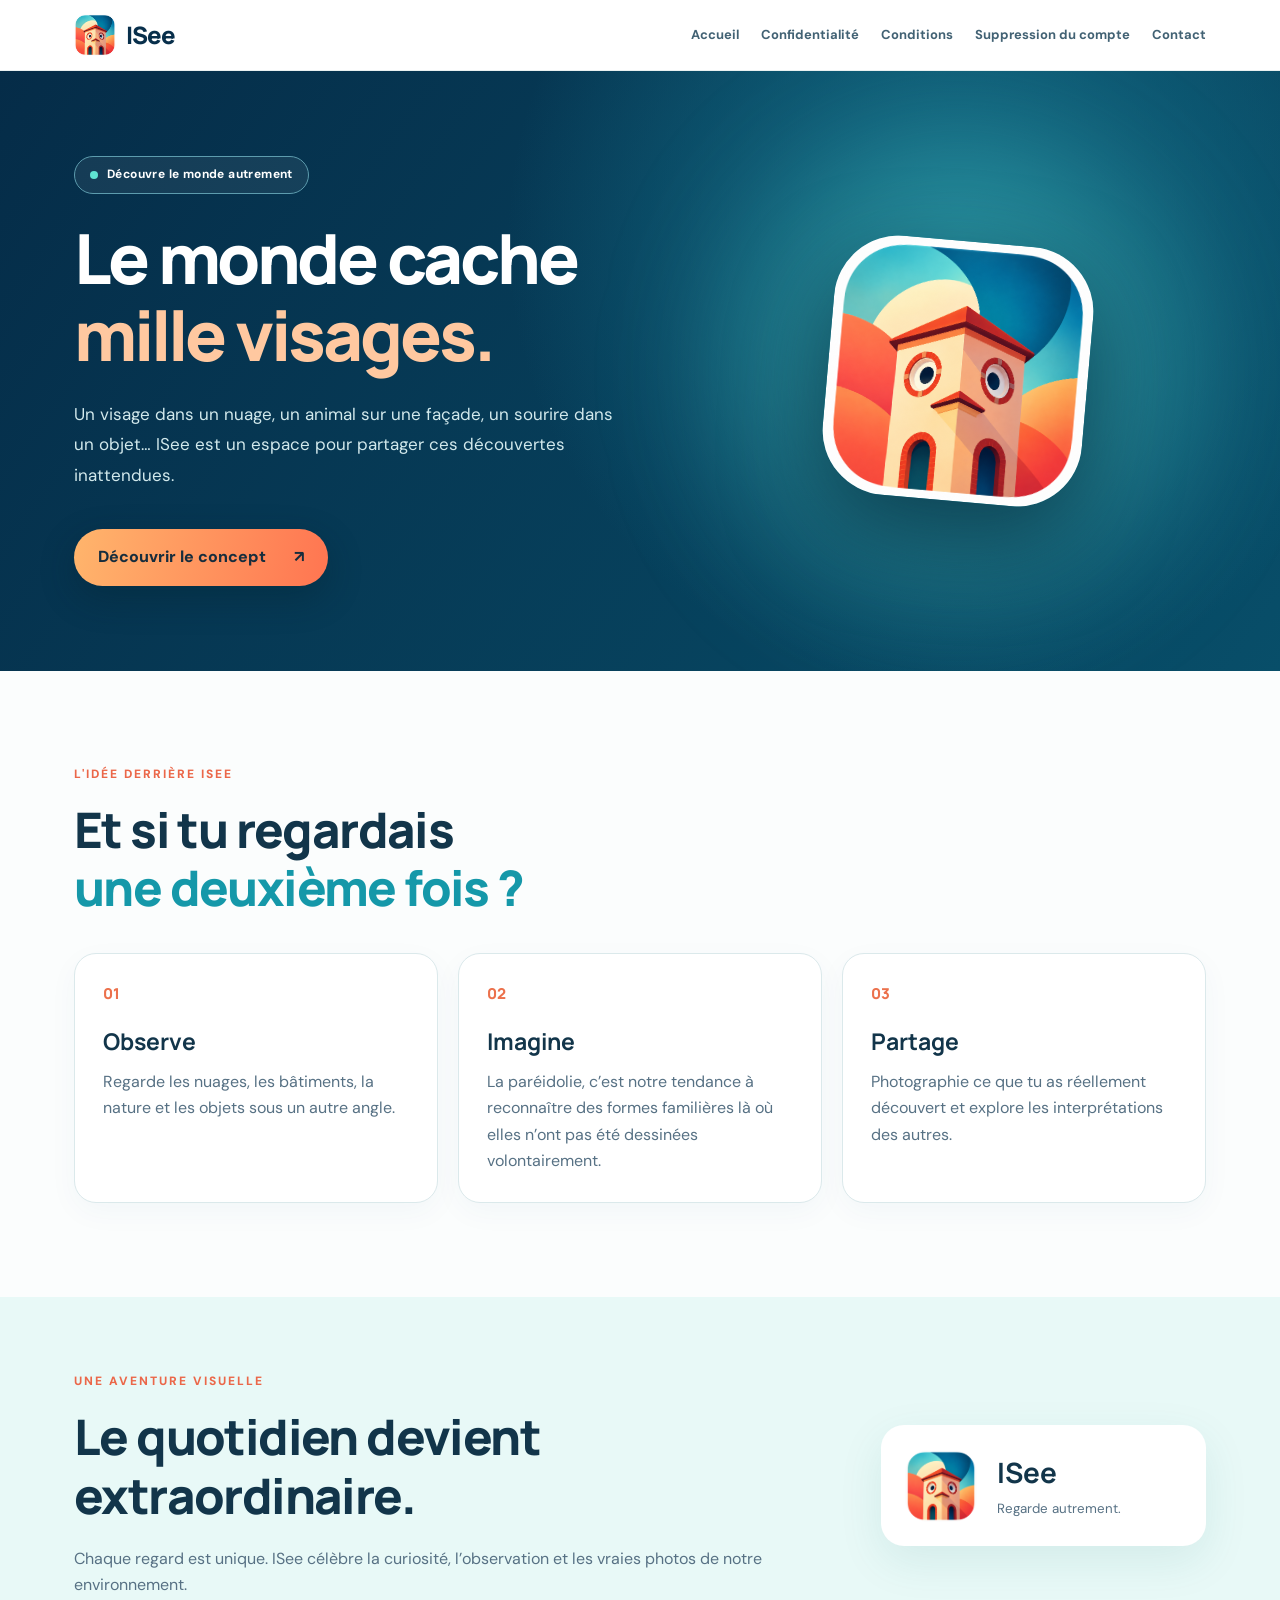
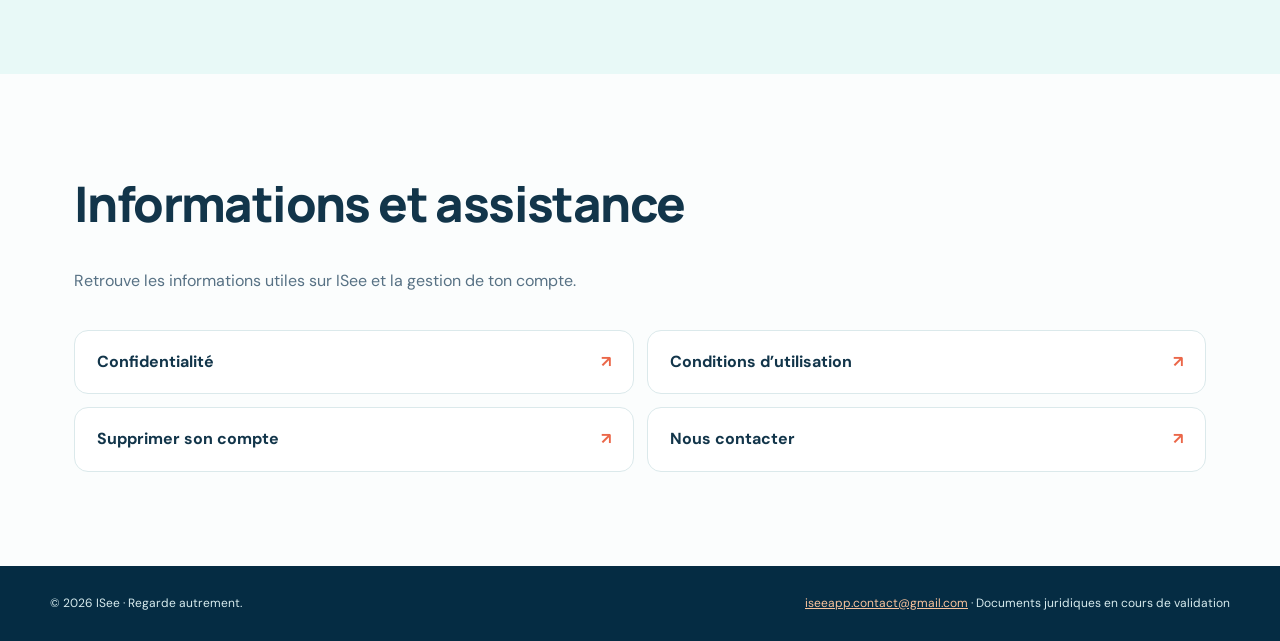
<file: index.html>
<!doctype html><html lang="fr"><head><meta charset="utf-8"><meta name="viewport" content="width=device-width,initial-scale=1"><meta name="theme-color" content="#082f4b"><meta name="description" content="ISee : découvre la paréidolie, photographie les formes étonnantes du quotidien et partage ton regard sur le monde."><link rel="icon" href="logo-isee.png" type="image/png"><link rel="stylesheet" href="style.css?v=3"><title>ISee — Regarde autrement</title></head><body><header class="site-header"><div class="nav-wrap"><a class="brand" href="index.html"><img src="logo-isee.png" alt="Logo ISee" width="42" height="42" style="width:42px;height:42px;max-width:42px;object-fit:cover;"><span>ISee</span></a><nav aria-label="Navigation principale"><a href="index.html">Accueil</a><a href="confidentialite.html">Confidentialité</a><a href="conditions.html">Conditions</a><a href="suppression.html">Suppression du compte</a><a href="contact.html">Contact</a></nav></div></header><main><section class="hero"><div class="hero-content"><div class="pill"><span class="dot"></span> Découvre le monde autrement</div><h1>Le monde cache<br><em>mille visages.</em></h1><p>Un visage dans un nuage, un animal sur une façade, un sourire dans un objet… ISee est un espace pour partager ces découvertes inattendues.</p><a class="cta" href="#concept">Découvrir le concept <span aria-hidden="true">↗</span></a></div><div class="hero-art"><div class="glow"></div><img src="logo-isee.png" alt="Logo officiel ISee : une maison dont les fenêtres ressemblent à des yeux" width="260" height="260" style="width:100%;max-width:260px;height:auto;"></div></section><section class="concept" id="concept"><div class="section-label">L'idée derrière ISee</div><h2>Et si tu regardais<br><span>une deuxième fois ?</span></h2><div class="features"><article class="feature"><div class="feature-num">01</div><h3>Observe</h3><p>Regarde les nuages, les bâtiments, la nature et les objets sous un autre angle.</p></article><article class="feature"><div class="feature-num">02</div><h3>Imagine</h3><p>La paréidolie, c’est notre tendance à reconnaître des formes familières là où elles n’ont pas été dessinées volontairement.</p></article><article class="feature"><div class="feature-num">03</div><h3>Partage</h3><p>Photographie ce que tu as réellement découvert et explore les interprétations des autres.</p></article></div></section><section class="info"><div><div class="section-label">Une aventure visuelle</div><h2>Le quotidien devient<br>extraordinaire.</h2><p>Chaque regard est unique. ISee célèbre la curiosité, l’observation et les vraies photos de notre environnement.</p></div><div class="info-card"><img src="logo-isee.png" alt="Icône de l’application ISee" width="72" height="72" style="width:72px;height:72px;max-width:72px;object-fit:cover;"><div><strong>ISee</strong><small>Regarde autrement.</small></div></div></section><section class="links-section"><h2>Informations et assistance</h2><p>Retrouve les informations utiles sur ISee et la gestion de ton compte.</p><div class="link-grid"><a href="confidentialite.html">Confidentialité <span>↗</span></a><a href="conditions.html">Conditions d’utilisation <span>↗</span></a><a href="suppression.html">Supprimer son compte <span>↗</span></a><a href="contact.html">Nous contacter <span>↗</span></a></div></section></main><footer class="site-footer"><div class="footer-inner"><span>© 2026 ISee · Regarde autrement.</span><span><a href="mailto:iseeapp.contact@gmail.com">iseeapp.contact@gmail.com</a> · Documents juridiques en cours de validation</span></div></footer></body></html>
</file>
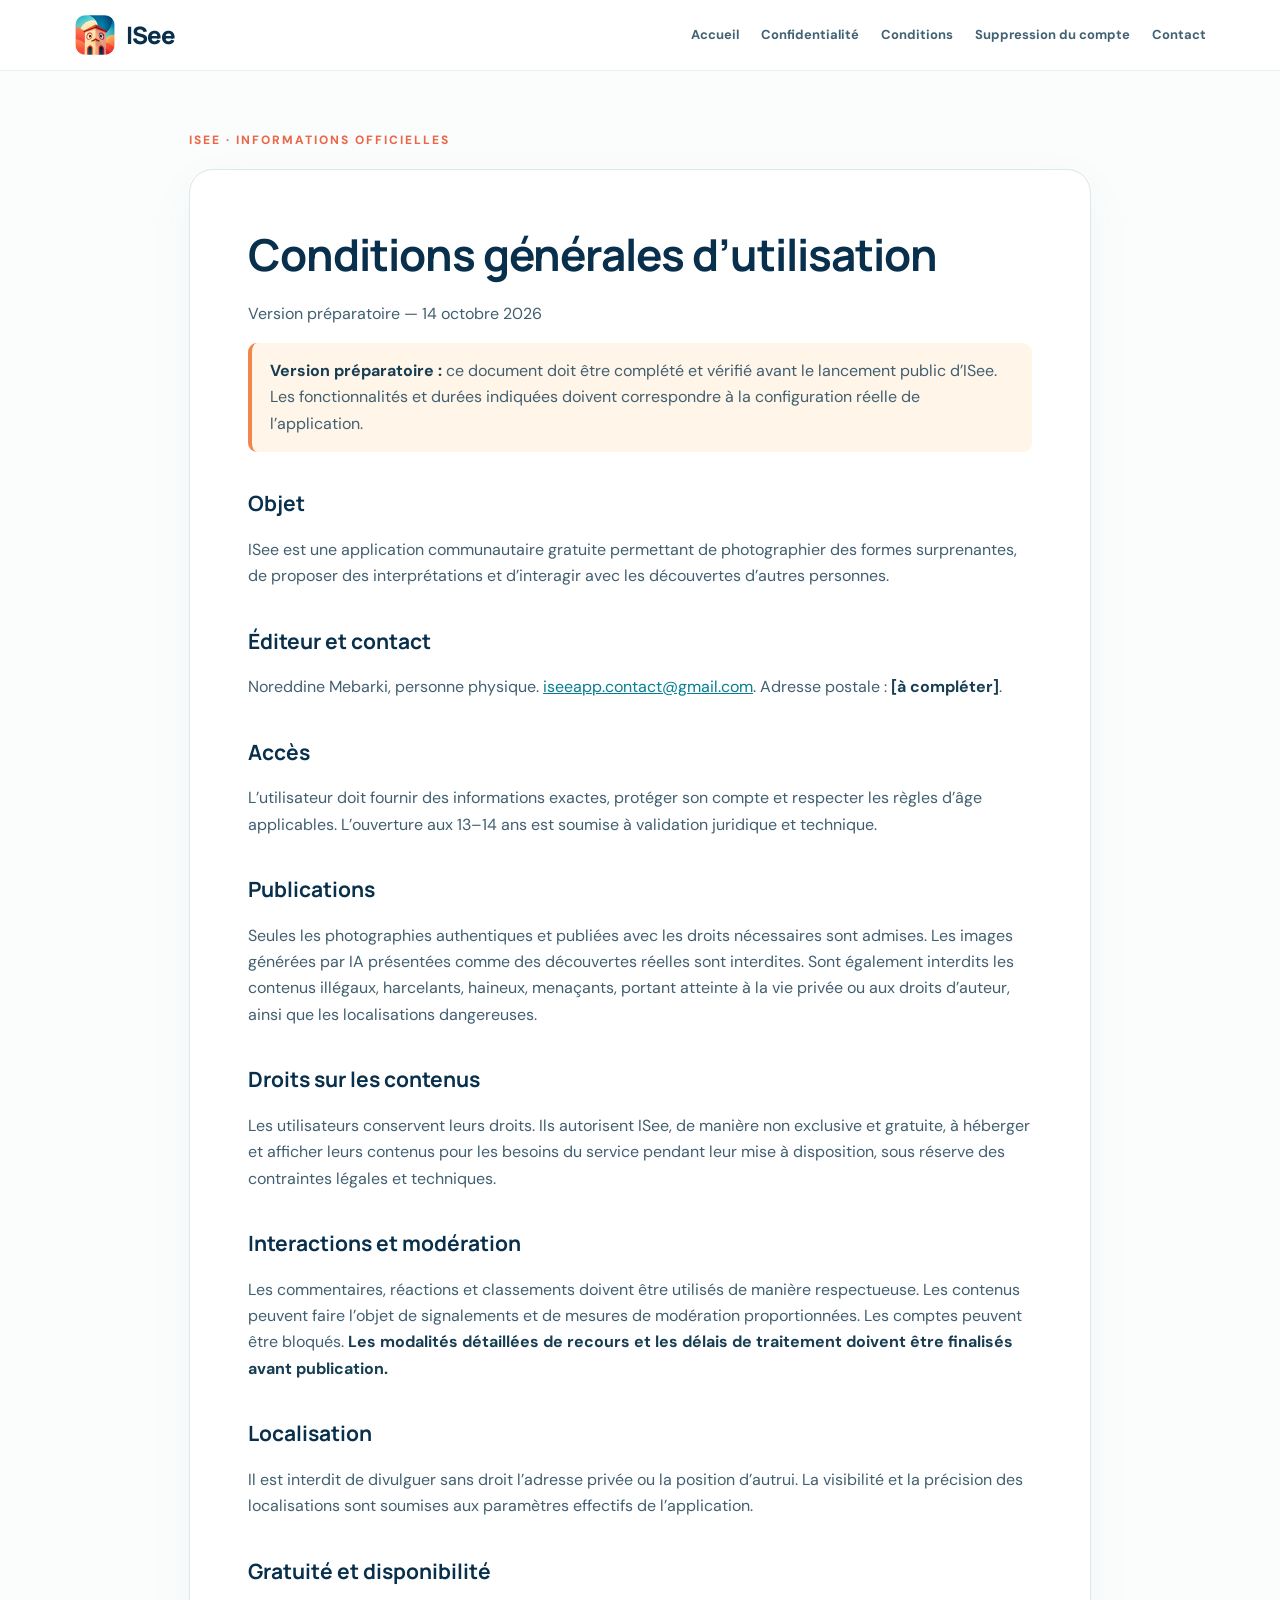
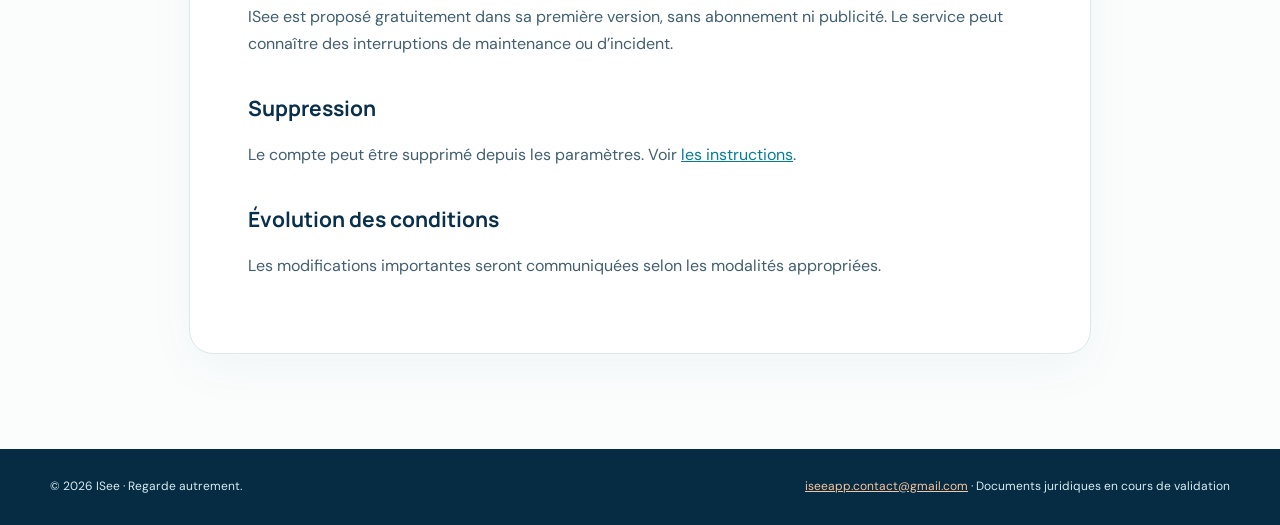
<file: conditions.html>
<!doctype html><html lang="fr"><head><meta charset="utf-8"><meta name="viewport" content="width=device-width,initial-scale=1"><meta name="description" content="ISee, découvre la paréidolie et partage ton regard sur le monde."><title>Conditions d’utilisation | ISee</title><link rel="stylesheet" href="style.css?v=3"><link rel="icon" href="logo-isee.png" type="image/png"></head><body><header class="site-header"><div class="nav-wrap"><a class="brand" href="index.html"><img src="logo-isee.png" alt="Logo ISee" width="42" height="42" style="width:42px;height:42px;max-width:42px;object-fit:cover;"><span>ISee</span></a><nav aria-label="Navigation principale"><a href="index.html">Accueil</a><a href="confidentialite.html">Confidentialité</a><a href="conditions.html">Conditions</a><a href="suppression.html">Suppression du compte</a><a href="contact.html">Contact</a></nav></div></header><main class="page-main"><div class="eyebrow">ISee · Informations officielles</div><article class="legal-card"><h1>Conditions générales d’utilisation</h1><p>Version préparatoire — 14 octobre 2026</p><p class="notice"><strong>Version préparatoire :</strong> ce document doit être complété et vérifié avant le lancement public d’ISee. Les fonctionnalités et durées indiquées doivent correspondre à la configuration réelle de l’application.</p><h2>Objet</h2><p>ISee est une application communautaire gratuite permettant de photographier des formes surprenantes, de proposer des interprétations et d’interagir avec les découvertes d’autres personnes.</p><h2>Éditeur et contact</h2><p>Noreddine Mebarki, personne physique. <a href="mailto:iseeapp.contact@gmail.com">iseeapp.contact@gmail.com</a>. Adresse postale : <strong>[à compléter]</strong>.</p><h2>Accès</h2><p>L’utilisateur doit fournir des informations exactes, protéger son compte et respecter les règles d’âge applicables. L’ouverture aux 13–14 ans est soumise à validation juridique et technique.</p><h2>Publications</h2><p>Seules les photographies authentiques et publiées avec les droits nécessaires sont admises. Les images générées par IA présentées comme des découvertes réelles sont interdites. Sont également interdits les contenus illégaux, harcelants, haineux, menaçants, portant atteinte à la vie privée ou aux droits d’auteur, ainsi que les localisations dangereuses.</p><h2>Droits sur les contenus</h2><p>Les utilisateurs conservent leurs droits. Ils autorisent ISee, de manière non exclusive et gratuite, à héberger et afficher leurs contenus pour les besoins du service pendant leur mise à disposition, sous réserve des contraintes légales et techniques.</p><h2>Interactions et modération</h2><p>Les commentaires, réactions et classements doivent être utilisés de manière respectueuse. Les contenus peuvent faire l’objet de signalements et de mesures de modération proportionnées. Les comptes peuvent être bloqués. <strong>Les modalités détaillées de recours et les délais de traitement doivent être finalisés avant publication.</strong></p><h2>Localisation</h2><p>Il est interdit de divulguer sans droit l’adresse privée ou la position d’autrui. La visibilité et la précision des localisations sont soumises aux paramètres effectifs de l’application.</p><h2>Gratuité et disponibilité</h2><p>ISee est proposé gratuitement dans sa première version, sans abonnement ni publicité. Le service peut connaître des interruptions de maintenance ou d’incident.</p><h2>Suppression</h2><p>Le compte peut être supprimé depuis les paramètres. Voir <a href="suppression.html">les instructions</a>.</p><h2>Évolution des conditions</h2><p>Les modifications importantes seront communiquées selon les modalités appropriées.</p></article></main><footer class="site-footer"><div class="footer-inner"><span>© 2026 ISee · Regarde autrement.</span><span><a href="mailto:iseeapp.contact@gmail.com">iseeapp.contact@gmail.com</a> · Documents juridiques en cours de validation</span></div></footer></body></html>
</file>
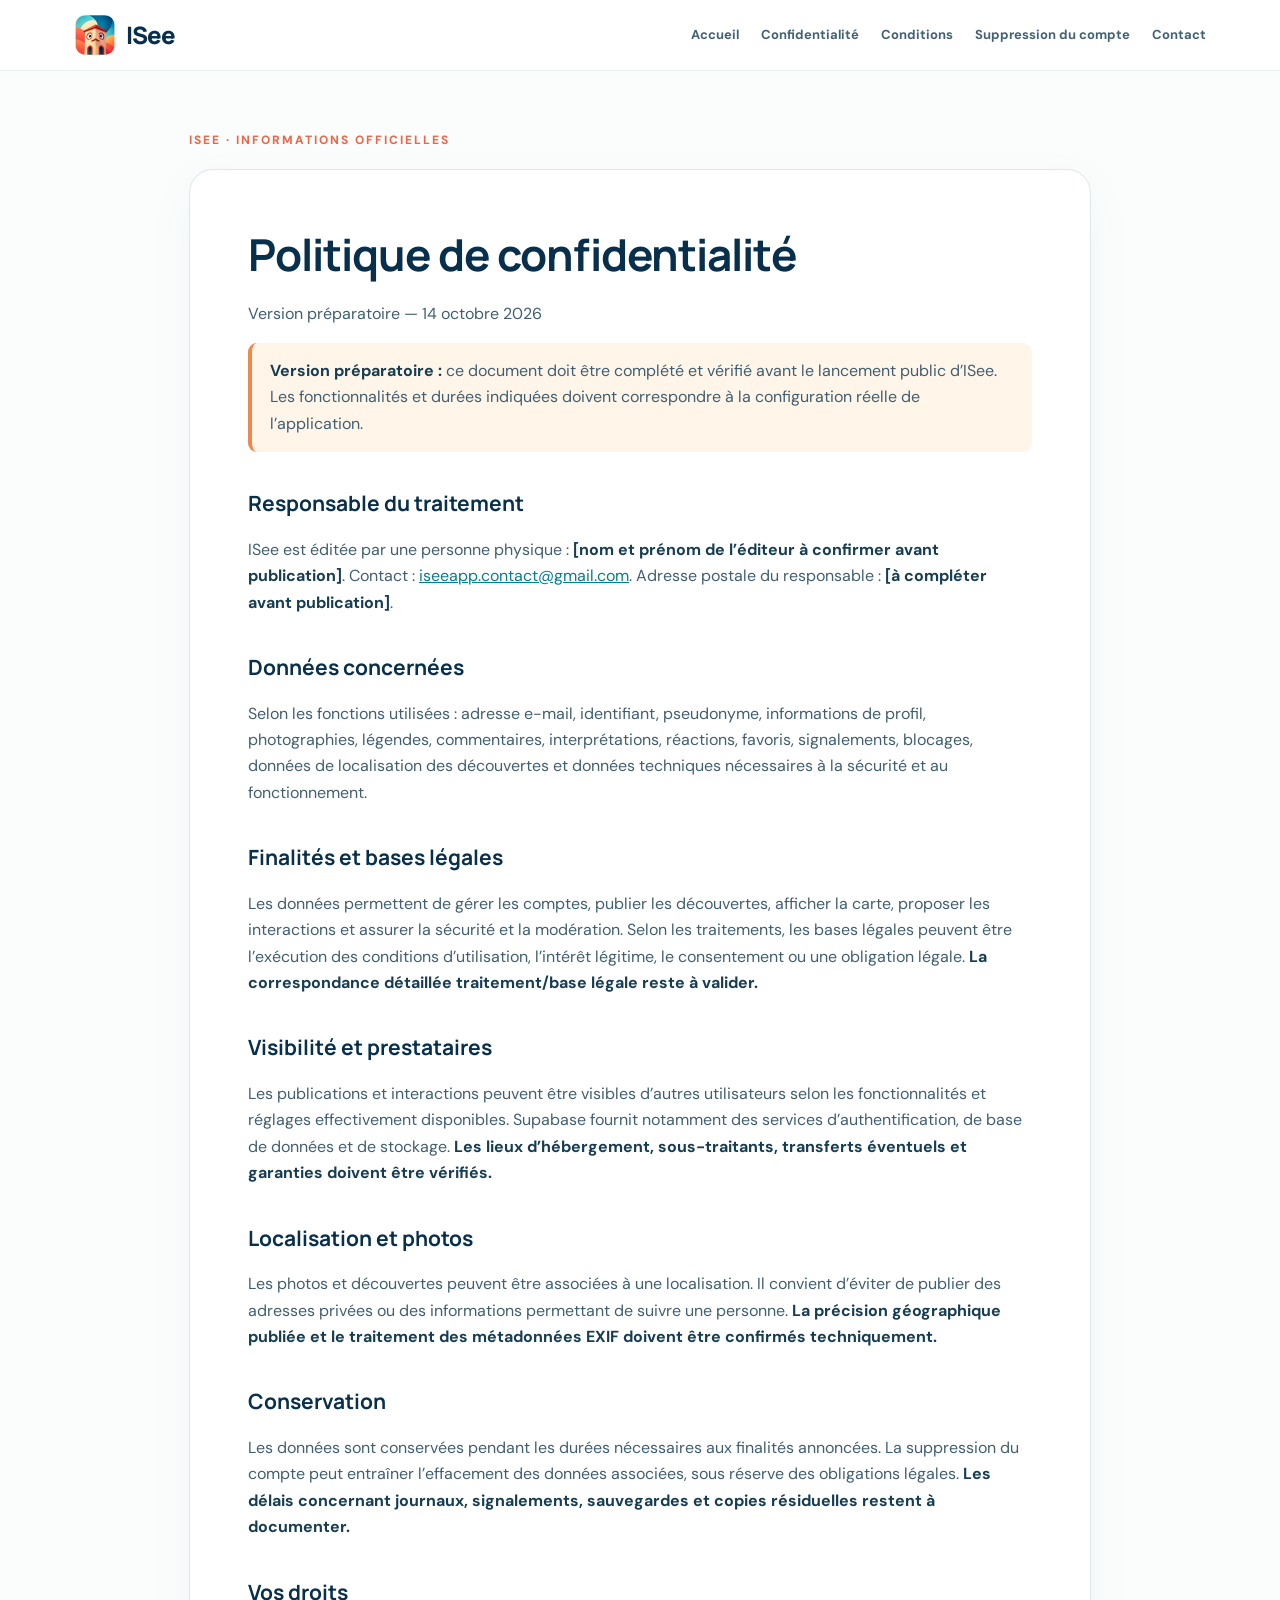
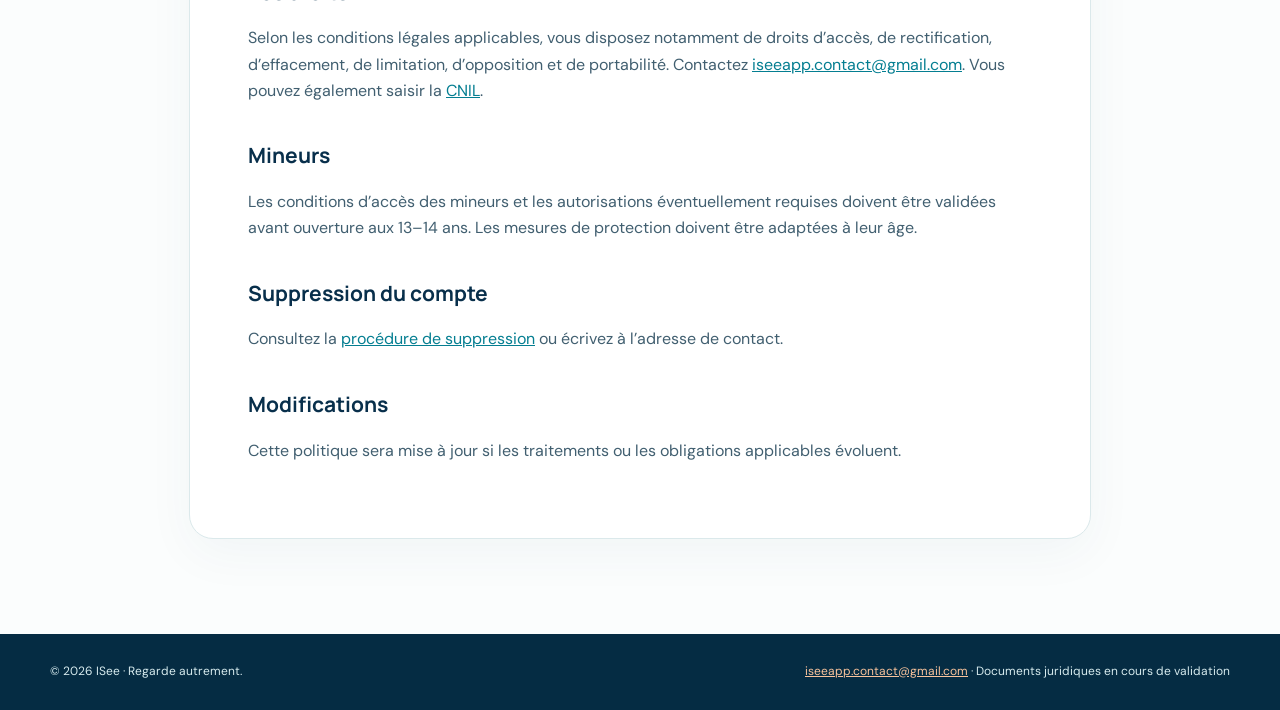
<file: confidentialite.html>
<!doctype html><html lang="fr"><head><meta charset="utf-8"><meta name="viewport" content="width=device-width,initial-scale=1"><meta name="description" content="ISee, découvre la paréidolie et partage ton regard sur le monde."><title>Politique de confidentialité | ISee</title><link rel="stylesheet" href="style.css?v=3"><link rel="icon" href="logo-isee.png" type="image/png"></head><body><header class="site-header"><div class="nav-wrap"><a class="brand" href="index.html"><img src="logo-isee.png" alt="Logo ISee" width="42" height="42" style="width:42px;height:42px;max-width:42px;object-fit:cover;"><span>ISee</span></a><nav aria-label="Navigation principale"><a href="index.html">Accueil</a><a href="confidentialite.html">Confidentialité</a><a href="conditions.html">Conditions</a><a href="suppression.html">Suppression du compte</a><a href="contact.html">Contact</a></nav></div></header><main class="page-main"><div class="eyebrow">ISee · Informations officielles</div><article class="legal-card"><h1>Politique de confidentialité</h1><p>Version préparatoire — 14 octobre 2026</p><p class="notice"><strong>Version préparatoire :</strong> ce document doit être complété et vérifié avant le lancement public d’ISee. Les fonctionnalités et durées indiquées doivent correspondre à la configuration réelle de l’application.</p><h2>Responsable du traitement</h2><p>ISee est éditée par une personne physique : <strong>[nom et prénom de l’éditeur à confirmer avant publication]</strong>. Contact : <a href="mailto:iseeapp.contact@gmail.com">iseeapp.contact@gmail.com</a>. Adresse postale du responsable : <strong>[à compléter avant publication]</strong>.</p><h2>Données concernées</h2><p>Selon les fonctions utilisées : adresse e-mail, identifiant, pseudonyme, informations de profil, photographies, légendes, commentaires, interprétations, réactions, favoris, signalements, blocages, données de localisation des découvertes et données techniques nécessaires à la sécurité et au fonctionnement.</p><h2>Finalités et bases légales</h2><p>Les données permettent de gérer les comptes, publier les découvertes, afficher la carte, proposer les interactions et assurer la sécurité et la modération. Selon les traitements, les bases légales peuvent être l’exécution des conditions d’utilisation, l’intérêt légitime, le consentement ou une obligation légale. <strong>La correspondance détaillée traitement/base légale reste à valider.</strong></p><h2>Visibilité et prestataires</h2><p>Les publications et interactions peuvent être visibles d’autres utilisateurs selon les fonctionnalités et réglages effectivement disponibles. Supabase fournit notamment des services d’authentification, de base de données et de stockage. <strong>Les lieux d’hébergement, sous-traitants, transferts éventuels et garanties doivent être vérifiés.</strong></p><h2>Localisation et photos</h2><p>Les photos et découvertes peuvent être associées à une localisation. Il convient d’éviter de publier des adresses privées ou des informations permettant de suivre une personne. <strong>La précision géographique publiée et le traitement des métadonnées EXIF doivent être confirmés techniquement.</strong></p><h2>Conservation</h2><p>Les données sont conservées pendant les durées nécessaires aux finalités annoncées. La suppression du compte peut entraîner l’effacement des données associées, sous réserve des obligations légales. <strong>Les délais concernant journaux, signalements, sauvegardes et copies résiduelles restent à documenter.</strong></p><h2>Vos droits</h2><p>Selon les conditions légales applicables, vous disposez notamment de droits d’accès, de rectification, d’effacement, de limitation, d’opposition et de portabilité. Contactez <a href="mailto:iseeapp.contact@gmail.com">iseeapp.contact@gmail.com</a>. Vous pouvez également saisir la <a href="https://www.cnil.fr/">CNIL</a>.</p><h2>Mineurs</h2><p>Les conditions d’accès des mineurs et les autorisations éventuellement requises doivent être validées avant ouverture aux 13–14 ans. Les mesures de protection doivent être adaptées à leur âge.</p><h2>Suppression du compte</h2><p>Consultez la <a href="suppression.html">procédure de suppression</a> ou écrivez à l’adresse de contact.</p><h2>Modifications</h2><p>Cette politique sera mise à jour si les traitements ou les obligations applicables évoluent.</p></article></main><footer class="site-footer"><div class="footer-inner"><span>© 2026 ISee · Regarde autrement.</span><span><a href="mailto:iseeapp.contact@gmail.com">iseeapp.contact@gmail.com</a> · Documents juridiques en cours de validation</span></div></footer></body></html>
</file>
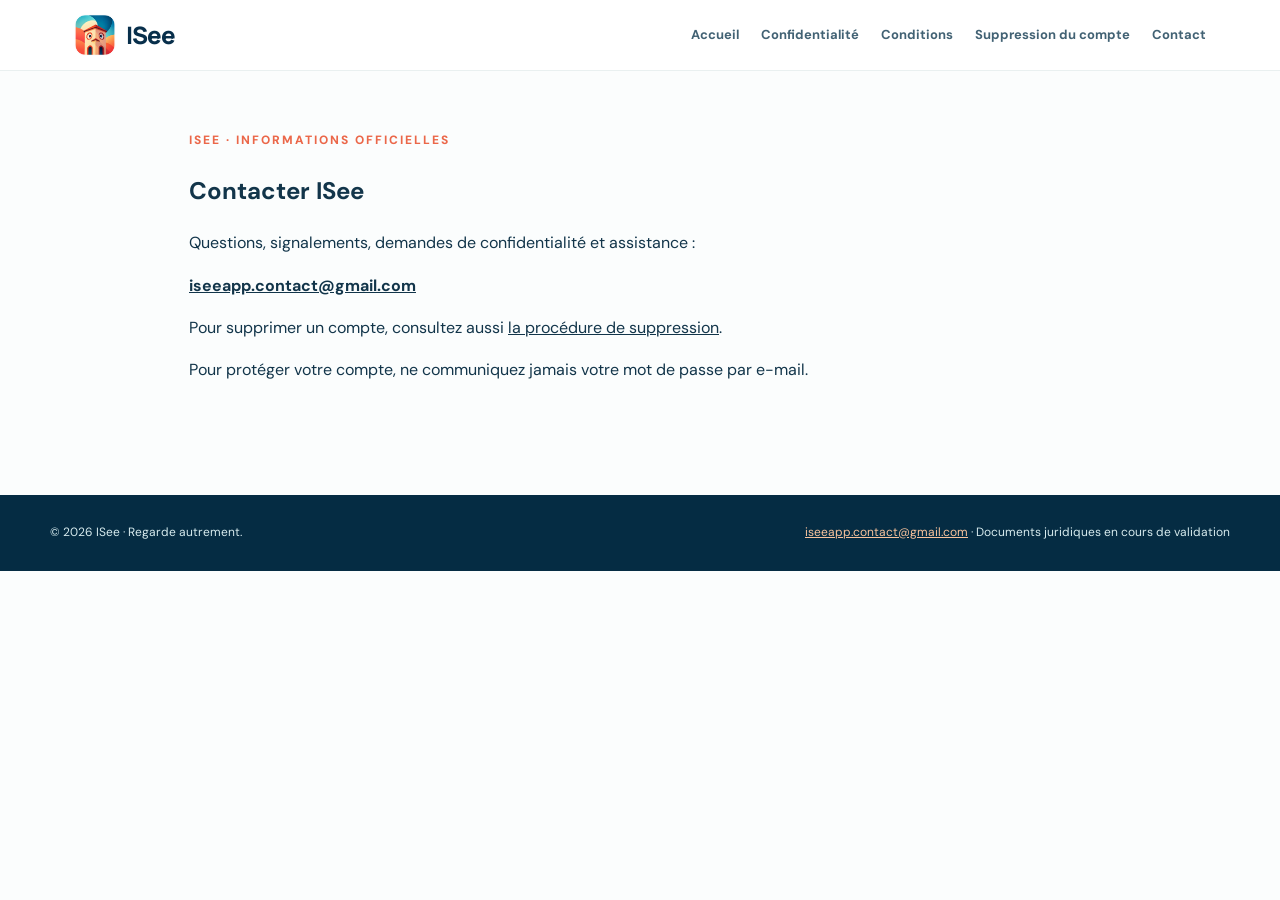
<file: contact.html>
<!doctype html><html lang="fr"><head><meta charset="utf-8"><meta name="viewport" content="width=device-width,initial-scale=1"><meta name="description" content="ISee, découvre la paréidolie et partage ton regard sur le monde."><title>Contact | ISee</title><link rel="stylesheet" href="style.css?v=3"><link rel="icon" href="logo-isee.png" type="image/png"></head><body><header class="site-header"><div class="nav-wrap"><a class="brand" href="index.html"><img src="logo-isee.png" alt="Logo ISee" width="42" height="42" style="width:42px;height:42px;max-width:42px;object-fit:cover;"><span>ISee</span></a><nav aria-label="Navigation principale"><a href="index.html">Accueil</a><a href="confidentialite.html">Confidentialité</a><a href="conditions.html">Conditions</a><a href="suppression.html">Suppression du compte</a><a href="contact.html">Contact</a></nav></div></header><main class="page-main"><div class="eyebrow">ISee · Informations officielles</div><section class="panel"><h1>Contacter ISee</h1><p>Questions, signalements, demandes de confidentialité et assistance :</p><p><strong><a href="mailto:iseeapp.contact@gmail.com">iseeapp.contact@gmail.com</a></strong></p><p>Pour supprimer un compte, consultez aussi <a href="suppression.html">la procédure de suppression</a>.</p><p>Pour protéger votre compte, ne communiquez jamais votre mot de passe par e-mail.</p></section></main><footer class="site-footer"><div class="footer-inner"><span>© 2026 ISee · Regarde autrement.</span><span><a href="mailto:iseeapp.contact@gmail.com">iseeapp.contact@gmail.com</a> · Documents juridiques en cours de validation</span></div></footer></body></html>
</file>
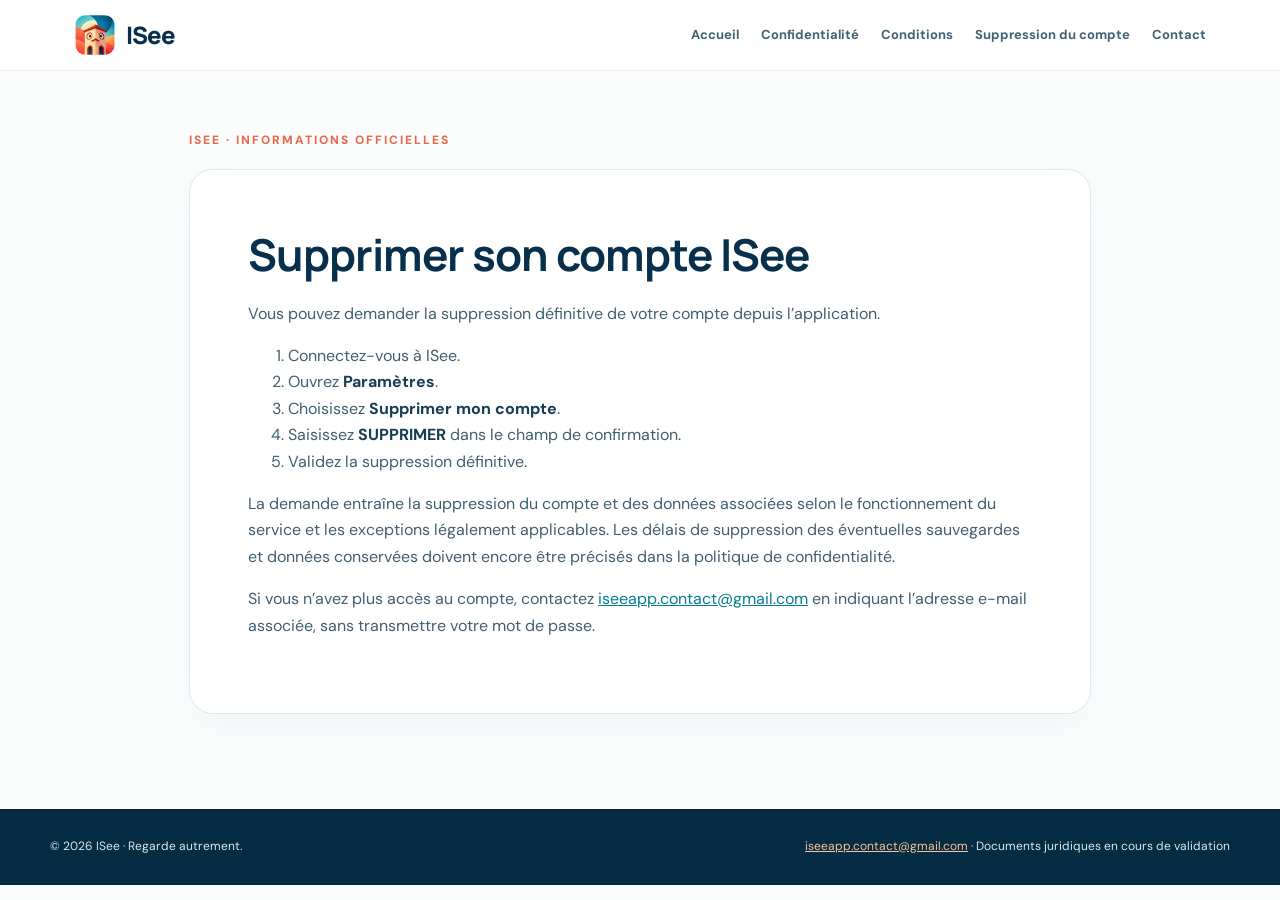
<file: suppression.html>
<!doctype html><html lang="fr"><head><meta charset="utf-8"><meta name="viewport" content="width=device-width,initial-scale=1"><meta name="description" content="ISee, découvre la paréidolie et partage ton regard sur le monde."><title>Suppression du compte | ISee</title><link rel="stylesheet" href="style.css?v=3"><link rel="icon" href="logo-isee.png" type="image/png"></head><body><header class="site-header"><div class="nav-wrap"><a class="brand" href="index.html"><img src="logo-isee.png" alt="Logo ISee" width="42" height="42" style="width:42px;height:42px;max-width:42px;object-fit:cover;"><span>ISee</span></a><nav aria-label="Navigation principale"><a href="index.html">Accueil</a><a href="confidentialite.html">Confidentialité</a><a href="conditions.html">Conditions</a><a href="suppression.html">Suppression du compte</a><a href="contact.html">Contact</a></nav></div></header><main class="page-main"><div class="eyebrow">ISee · Informations officielles</div><article class="legal-card"><h1>Supprimer son compte ISee</h1><p>Vous pouvez demander la suppression définitive de votre compte depuis l’application.</p><ol><li>Connectez-vous à ISee.</li><li>Ouvrez <strong>Paramètres</strong>.</li><li>Choisissez <strong>Supprimer mon compte</strong>.</li><li>Saisissez <strong>SUPPRIMER</strong> dans le champ de confirmation.</li><li>Validez la suppression définitive.</li></ol><p>La demande entraîne la suppression du compte et des données associées selon le fonctionnement du service et les exceptions légalement applicables. Les délais de suppression des éventuelles sauvegardes et données conservées doivent encore être précisés dans la politique de confidentialité.</p><p>Si vous n’avez plus accès au compte, contactez <a href="mailto:iseeapp.contact@gmail.com">iseeapp.contact@gmail.com</a> en indiquant l’adresse e-mail associée, sans transmettre votre mot de passe.</p></article></main><footer class="site-footer"><div class="footer-inner"><span>© 2026 ISee · Regarde autrement.</span><span><a href="mailto:iseeapp.contact@gmail.com">iseeapp.contact@gmail.com</a> · Documents juridiques en cours de validation</span></div></footer></body></html>
</file>
<file: style.css>
@import url('https://fonts.googleapis.com/css2?family=DM+Sans:wght@400;500;600;700;800&family=Manrope:wght@400;500;600;700;800&display=swap');
:root{--navy:#082f4b;--deep:#05283e;--cyan:#36c4ca;--orange:#ff7951;--coral:#fa4f45;--cream:#fff4d9;--ink:#12354a;--muted:#577184;--line:#dbe9eb}*{box-sizing:border-box}html{scroll-behavior:smooth}body{margin:0;color:var(--ink);background:#fbfdfd;font-family:'DM Sans',system-ui,-apple-system,Segoe UI,sans-serif;line-height:1.65}a{color:inherit}a:focus-visible{outline:3px solid var(--orange);outline-offset:4px}.site-header{background:#fff;position:relative;z-index:5;border-bottom:1px solid #e9f0f0}.nav-wrap{max-width:1180px;margin:auto;display:flex;justify-content:space-between;align-items:center;gap:24px;padding:14px 24px}.brand{text-decoration:none;display:flex;align-items:center;gap:10px;color:var(--navy);font-family:Manrope,sans-serif;font-weight:800;font-size:24px;letter-spacing:-1px}.brand img{width:45px;height:45px;object-fit:cover;border-radius:12px}.site-header nav{display:flex;align-items:center;gap:22px;flex-wrap:wrap}.site-header nav a{text-decoration:none;font-size:13px;font-weight:700;color:#426274}.site-header nav a:hover{color:#ef6b49}.hero{background:radial-gradient(circle at 75% 28%,#146f88 0,transparent 43%),linear-gradient(125deg,#052c48 0%,#084e69 100%);color:#fff;min-height:590px;display:grid;grid-template-columns:1.1fr .9fr;align-items:center;gap:30px;padding:85px max(28px,calc((100vw - 1132px)/2));overflow:hidden}.hero-content{max-width:640px;position:relative;z-index:2}.pill{display:inline-flex;align-items:center;gap:9px;border:1px solid #5d9cae;background:#ffffff10;border-radius:40px;padding:8px 15px;font-size:12px;font-weight:700;letter-spacing:.4px}.dot{width:8px;height:8px;border-radius:50%;background:#5ee3d2}.hero h1{font-family:Manrope,sans-serif;font-weight:800;font-size:clamp(42px,5.4vw,74px);line-height:1.12;letter-spacing:-3px;margin:25px 0}.hero h1 em{font-style:normal;color:#ffc8a0}.hero p{max-width:560px;font-size:17px;color:#d2e9ec;line-height:1.8}.cta{display:inline-flex;align-items:center;gap:28px;background:linear-gradient(100deg,#ffb56c,#ff7551);color:#172d3d;text-decoration:none;font-weight:800;border-radius:50px;padding:15px 24px;margin-top:22px;box-shadow:0 12px 35px #021f2b50}.hero-art{position:relative;display:flex;justify-content:center;align-items:center;min-width:0}.hero-art img{width:min(100%,390px);border-radius:25%;box-shadow:0 36px 90px #021e32a0;position:relative;transform:rotate(5deg)}.glow{position:absolute;width:450px;height:450px;max-width:100%;border-radius:50%;background:#52d1c855;filter:blur(65px)}.concept,.links-section{max-width:1180px;margin:auto;padding:94px 24px}.section-label,.eyebrow{color:#eb6749;font-size:12px;letter-spacing:2px;text-transform:uppercase;font-weight:800}.concept h2,.info h2,.links-section h2{font-family:Manrope,sans-serif;font-weight:800;font-size:clamp(30px,4vw,49px);line-height:1.2;letter-spacing:-1.6px;margin:16px 0 35px}.concept h2 span{color:#1598a9}.features{display:grid;grid-template-columns:repeat(3,1fr);gap:20px}.feature{border:1px solid var(--line);border-radius:22px;padding:28px;background:white;box-shadow:0 9px 30px #0b56730a}.feature-num{font-family:Manrope,sans-serif;font-size:15px;color:#ec714c;font-weight:800}.feature h3{font-size:23px;font-family:Manrope,sans-serif;margin:16px 0 8px}.feature p,.links-section p,.info p{color:var(--muted);margin:0}.info{background:#e8f9f7;display:grid;grid-template-columns:1.4fr .6fr;align-items:center;gap:50px;padding:75px max(24px,calc((100vw - 1132px)/2))}.info h2{margin-bottom:20px}.info-card{display:flex;align-items:center;gap:20px;background:white;border-radius:23px;padding:24px;box-shadow:0 15px 45px #086b6c18}.info-card img{width:95px;height:95px;border-radius:24px}.info-card strong{display:block;font-size:28px;font-family:Manrope,sans-serif}.info-card small{color:var(--muted)}.links-section{padding-top:85px}.link-grid{display:grid;grid-template-columns:repeat(2,1fr);gap:13px;margin-top:35px}.link-grid a{display:flex;justify-content:space-between;align-items:center;text-decoration:none;font-weight:700;border:1px solid var(--line);border-radius:14px;padding:18px 22px;background:white}.link-grid a:hover{border-color:#26abb5;background:#f2fdfd}.link-grid span{color:#eb6749}.site-footer{background:#052c43;color:#d7ebee;padding:28px 24px;font-size:12px}.footer-inner{max-width:1180px;margin:auto;display:flex;gap:20px;justify-content:space-between;flex-wrap:wrap}.site-footer a{color:#f9c39c}.page-main{max-width:950px;margin:0 auto;padding:60px 24px 95px}.page-main .eyebrow{margin-bottom:18px}.legal-card{background:white;border:1px solid var(--line);border-radius:24px;padding:clamp(24px,5vw,58px);box-shadow:0 15px 50px #0a43530b}.legal-card h1{font-family:Manrope,sans-serif;font-size:clamp(30px,4vw,44px);line-height:1.2;letter-spacing:-1px;color:var(--navy);margin:0 0 20px}.legal-card h2{font-family:Manrope,sans-serif;color:var(--navy);font-size:21px;margin:34px 0 8px}.legal-card p,.legal-card li{color:#415f70}.legal-card a{color:#047e91;overflow-wrap:anywhere}.notice{background:#fff5e9;border-left:4px solid #f1874d;padding:15px 18px;border-radius:9px}.legal-card strong{color:#173d52}@media(max-width:850px){.nav-wrap{align-items:flex-start;flex-direction:column}.site-header nav{gap:12px 17px}.hero{grid-template-columns:1fr;padding:65px 24px 80px;gap:50px}.hero-art img{max-width:270px}.features{grid-template-columns:1fr}.info{grid-template-columns:1fr;padding:60px 24px}.link-grid{grid-template-columns:1fr}}@media(max-width:480px){.site-header nav a{font-size:12px}.hero h1{letter-spacing:-2px}.hero p{font-size:15px}.concept,.links-section{padding:65px 22px}.legal-card{border-radius:16px}.info-card img{width:75px;height:75px}}
/* ISee logo sizing fix */
.brand img{width:42px!important;height:42px!important;max-width:42px!important;flex:0 0 42px;object-fit:cover}.hero-art img{width:100%!important;max-width:260px!important;height:auto!important}.info-card img{width:72px!important;height:72px!important;max-width:72px!important;flex:0 0 72px;object-fit:cover}
</file>
